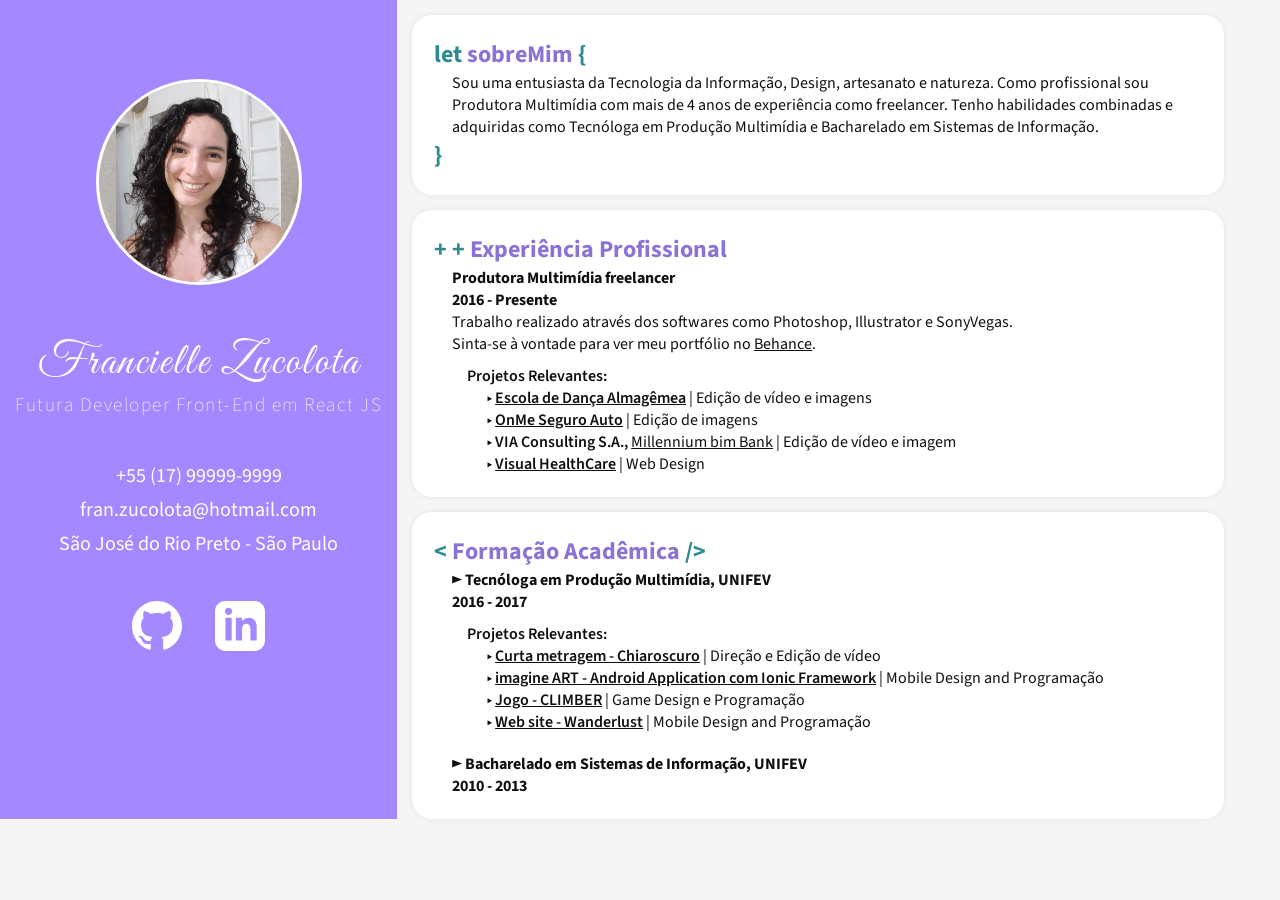
<file: index.html>
<!DOCTYPE html>
<html lang="pt">

<head>
   <meta charset="UTF-8">
   <title>Francielle Zucolota Curriculum</title>
   <link href="./main.css" rel="stylesheet">

   <!--fonts-->
   <link rel="preconnect" href="https://fonts.googleapis.com">
   <link rel="preconnect" href="https://fonts.gstatic.com" crossorigin>
   <link href="https://fonts.googleapis.com/css2?family=Great+Vibes&display=swap" rel="stylesheet">
   <link href="https://fonts.googleapis.com/css2?family=Source+Sans+Pro:wght@200;400&display=swap"
      rel="stylesheet">
</head>

<body>

   <!--======================================== left content ========================================-->
   <header>
      <img class="fotoFran" src="./Fran2020.jpg" alt="Foto de Francielle Zucolota">
      <h1>Francielle Zucolota</h1>
      <h2>Futura Developer Front-End em React JS</h2>
      <ul>
         <li>+55 (17) 99999-9999</li>
         <li>fran.zucolota@hotmail.com</li>
         <li>São José do Rio Preto - São Paulo</li>
      </ul>
      <div>
         <a href="https://www.github.com/franzitaz" target="_blank">
            <svg xmlns="http://www.w3.org/2000/svg" width="50" height="50" viewBox="0 0 24 24">
               <path
                  d="M12 0c-6.626 0-12 5.373-12 12 0 5.302 3.438 9.8 8.207 11.387.599.111.793-.261.793-.577v-2.234c-3.338.726-4.033-1.416-4.033-1.416-.546-1.387-1.333-1.756-1.333-1.756-1.089-.745.083-.729.083-.729 1.205.084 1.839 1.237 1.839 1.237 1.07 1.834 2.807 1.304 3.492.997.107-.775.418-1.305.762-1.604-2.665-.305-5.467-1.334-5.467-5.931 0-1.311.469-2.381 1.236-3.221-.124-.303-.535-1.524.117-3.176 0 0 1.008-.322 3.301 1.23.957-.266 1.983-.399 3.003-.404 1.02.005 2.047.138 3.006.404 2.291-1.552 3.297-1.23 3.297-1.23.653 1.653.242 2.874.118 3.176.77.84 1.235 1.911 1.235 3.221 0 4.609-2.807 5.624-5.479 5.921.43.372.823 1.102.823 2.222v3.293c0 .319.192.694.801.576 4.765-1.589 8.199-6.086 8.199-11.386 0-6.627-5.373-12-12-12z" />
            </svg>
         </a>
         <a href="https://www.linkedin.com/in/fzucolota/" target="_blank">
            <svg xmlns="http://www.w3.org/2000/svg" width="50" height="50" viewBox="0 0 24 24">
               <path
                  d="M19 0h-14c-2.761 0-5 2.239-5 5v14c0 2.761 2.239 5 5 5h14c2.762 0 5-2.239 5-5v-14c0-2.761-2.238-5-5-5zm-11 19h-3v-11h3v11zm-1.5-12.268c-.966 0-1.75-.79-1.75-1.764s.784-1.764 1.75-1.764 1.75.79 1.75 1.764-.783 1.764-1.75 1.764zm13.5 12.268h-3v-5.604c0-3.368-4-3.113-4 0v5.604h-3v-11h3v1.765c1.396-2.586 7-2.777 7 2.476v6.759z" />
            </svg>
         </a>
      </div>
   </header>


   <!--======================================== right content ========================================-->
   <article>
      <!--========== 1º card: sobre mim ==========-->
      <section class="card">
         <h2><span>let</span> sobreMim <span>{</span></h2>
         <p class="leftSpace">Sou uma entusiasta da Tecnologia da Informação, Design, artesanato e
            natureza. Como
            profissional
            sou Produtora Multimídia com mais de 4 anos de experiência como freelancer. Tenho
            habilidades combinadas e adquiridas como Tecnóloga em Produção Multimídia e Bacharelado
            em Sistemas de Informação.<br>
         </p>
         <h2><span>}</span></h2>
      </section>

      <!--========== 2º card: formação acadêmica ==========-->
      <section class="card">
         <h2><span>+ +</span> Experiência Profissional</h2>
         <div class="leftSpace">
            <h3>Produtora Multimídia <span>freelancer</span></h3>
            <h4>2016 - Presente</h4>
            <p>Trabalho realizado através dos softwares como Photoshop, Illustrator e SonyVegas.
               <br>
               Sinta-se à vontade para ver meu portfólio no <a
                  href="https://www.behance.net/fzucolota">Behance</a>.
            </p>

            <dl>
               <dt>Projetos Relevantes:</dt>
                  <dd>
                     <span>▸ <a href="http://bit.ly/2JyaDXE" target="_blank">Escola de Dança Almagêmea</a></span> | Edição de vídeo e imagens
                  </dd>
                  <dd>
                     <span>▸ <a href="https://bit.ly/3KAIoFA" target="_blank">OnMe Seguro Auto</a></span> | Edição de imagens
                  </dd>
                  <dd>
                     <span>▸ VIA Consulting S.A., </span><a href="https://bit.ly/34F1aMR" target="_blank">Millennium bim Bank</a> | Edição de vídeo e imagem
                  </dd>
                  <dd>
                     <span>▸ <a href="https://www.instantmedical.com.br/" target="_blank">Visual HealthCare</a></span> | Web Design
                  </dd>
            </dl>
         </div>
      </section>

      <!--========== 3º card: formação acadêmica ==========-->
      <section class="card">
         <h2><span><</span> Formação Acadêmica <span>/></span></h2>
         <div class="leftSpace">
            <h3>► Tecnóloga em Produção Multimídia, <span>UNIFEV</span></h3>
            <h4>2016 - 2017</h4>

            <dl>
               <dt>Projetos Relevantes:</dt>
                  <dd>
                     <span>▸
                     <a href="http://bit.ly/2NRaofP" target="_blank">Curta metragem - Chiaroscuro</a></span> | Direção e
                     Edição de vídeo
                  </dd>
                  <dd>
                     <span>▸
                     <a href="https://franzitaz.github.io/imagine-art/" target="_blank">imagine ART - Android Application com Ionic Framework</a></span> | Mobile Design and Programação
                  </dd>
                  <dd>
                     <span>▸
                     <a href="http://bit.ly/2G7Pgvu" target="_blank">Jogo - CLIMBER</a></span> | Game Design e
                        Programação
                  </dd>
                  <dd>
                     <span>▸
                     <a href="https://franzitaz.github.io/wanderlust-web/#!/" target="_blank">Web site - Wanderlust</a></span> | Mobile Design and Programação
                  </dd>
            </dl>

               <h3 class="topSpace">► Bacharelado em Sistemas de Informação, <span>UNIFEV</span>
               </h3>
               <h4>2010 - 2013</h4>
         </div>
      </section>
   </article>
</body>

</html>
</file>
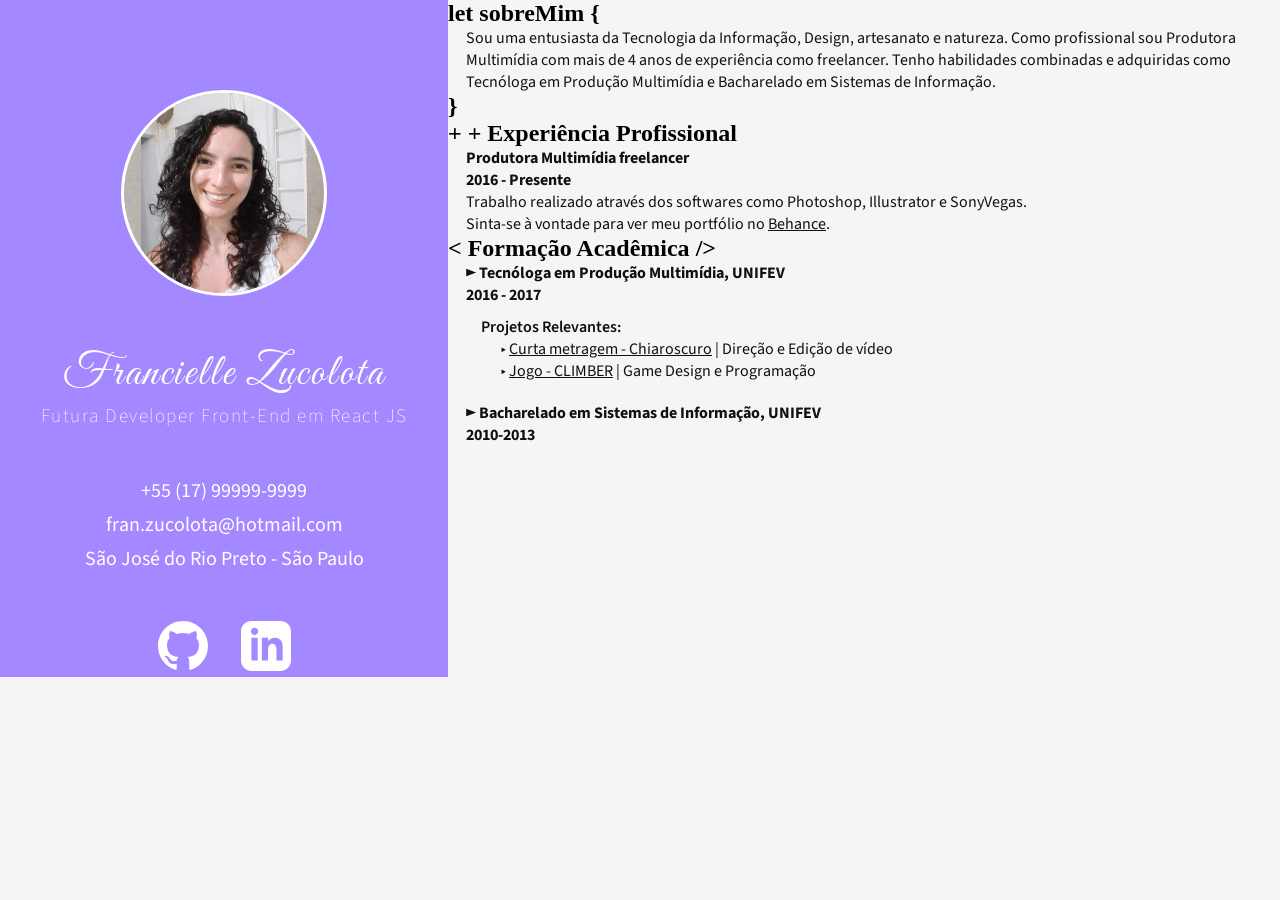
<file: mini-curriculo.html>
<!DOCTYPE html>
<html lang="pt">

<head>
   <meta charset="UTF-8">
   <title>Francielle Zucolota Curriculum</title>
   <link href="./main.css" rel="stylesheet">

   <!--fonts-->
   <link rel="preconnect" href="https://fonts.googleapis.com">
   <link rel="preconnect" href="https://fonts.gstatic.com" crossorigin>
   <link href="https://fonts.googleapis.com/css2?family=Great+Vibes&display=swap" rel="stylesheet">
   <link href="https://fonts.googleapis.com/css2?family=Source+Sans+Pro:wght@200;400&display=swap"
      rel="stylesheet">
</head>

<body>

   <!--======================================== left content ========================================-->
   <header>
      <img class="fotoFran" src="./Fran2020.jpg" alt="Foto de Francielle Zucolota">
      <h1>Francielle Zucolota</h1>
      <h2>Futura Developer Front-End em React JS</h2>
      <ul>
         <li>+55 (17) 99999-9999</li>
         <li>fran.zucolota@hotmail.com</li>
         <li>São José do Rio Preto - São Paulo</li>
      </ul>
      <div>
         <a href="https://www.github.com/franzitaz">
            <svg xmlns="http://www.w3.org/2000/svg" width="50" height="50" viewBox="0 0 24 24">
               <path
                  d="M12 0c-6.626 0-12 5.373-12 12 0 5.302 3.438 9.8 8.207 11.387.599.111.793-.261.793-.577v-2.234c-3.338.726-4.033-1.416-4.033-1.416-.546-1.387-1.333-1.756-1.333-1.756-1.089-.745.083-.729.083-.729 1.205.084 1.839 1.237 1.839 1.237 1.07 1.834 2.807 1.304 3.492.997.107-.775.418-1.305.762-1.604-2.665-.305-5.467-1.334-5.467-5.931 0-1.311.469-2.381 1.236-3.221-.124-.303-.535-1.524.117-3.176 0 0 1.008-.322 3.301 1.23.957-.266 1.983-.399 3.003-.404 1.02.005 2.047.138 3.006.404 2.291-1.552 3.297-1.23 3.297-1.23.653 1.653.242 2.874.118 3.176.77.84 1.235 1.911 1.235 3.221 0 4.609-2.807 5.624-5.479 5.921.43.372.823 1.102.823 2.222v3.293c0 .319.192.694.801.576 4.765-1.589 8.199-6.086 8.199-11.386 0-6.627-5.373-12-12-12z" />
            </svg>
         </a>
         <a href="https://www.linkedin.com/in/fzucolota/">
            <svg xmlns="http://www.w3.org/2000/svg" width="50" height="50" viewBox="0 0 24 24">
               <path
                  d="M19 0h-14c-2.761 0-5 2.239-5 5v14c0 2.761 2.239 5 5 5h14c2.762 0 5-2.239 5-5v-14c0-2.761-2.238-5-5-5zm-11 19h-3v-11h3v11zm-1.5-12.268c-.966 0-1.75-.79-1.75-1.764s.784-1.764 1.75-1.764 1.75.79 1.75 1.764-.783 1.764-1.75 1.764zm13.5 12.268h-3v-5.604c0-3.368-4-3.113-4 0v5.604h-3v-11h3v1.765c1.396-2.586 7-2.777 7 2.476v6.759z" />
            </svg>
         </a>
      </div>
   </header>


   <!--======================================== right content ========================================-->
   <article>
      <!--========== 1º card: sobre mim ==========-->
      <section class="sobreMim">
         <h2><span>let</span> sobreMim <span>{</span></h2>
         <p class="leftSpace">Sou uma entusiasta da Tecnologia da Informação, Design, artesanato e
            natureza. Como
            profissional
            sou Produtora Multimídia com mais de 4 anos de experiência como freelancer. Tenho
            habilidades combinadas e adquiridas como Tecnóloga em Produção Multimídia e Bacharelado
            em Sistemas de Informação.<br>
         </p>
         <h2><span>}</span></h2>
      </section>

      <!--========== 3º card: formação acadêmica ==========-->
      <section class="experienciaPro">
         <h2><span>+ +</span> Experiência Profissional</h2>
         <div class="leftSpace">
            <h3>Produtora Multimídia <span>freelancer</span></h3>
            <h4>2016 - Presente</h4>
            <p>Trabalho realizado através dos softwares como Photoshop, Illustrator e SonyVegas.<br>
               Sinta-se à vontade para ver meu portfólio no <a
                  href="https://www.behance.net/fzucolota">Behance</a>.

            </p>
         </div>
      </section>

      <!--========== 3º card: formação acadêmica ==========-->
      <section class="formacaoAca">
         <h2><span><</span> Formação Acadêmica <span>/></span></h2>
         <div class="leftSpace">
            <h3>► Tecnóloga em Produção Multimídia, <span>UNIFEV</span></h3>
            <h4>2016 - 2017</h4>

            <dl>
               <dt>Projetos Relevantes:</dt>
                  <dd>▸
                     <a href="http://bit.ly/2NRaofP">Curta metragem - Chiaroscuro</a> | Direção e
                     Edição de vídeo
                  </dd>
                  <dd>▸
                     <a href="http://bit.ly/2G7Pgvu">Jogo - CLIMBER</a> | Game Design e
                        Programação
                  </dd>
            </dl>

               <h3 class="topSpace">► Bacharelado em Sistemas de Informação, <span>UNIFEV</span>
               </h3>
               <h4>2010-2013</h4>
         </div>
      </section>
   </article>
</body>

</html>
</file>
<file: main.css>
* {
    margin: 0;
    padding: 0;
}

body {
    background: rgb(245, 245, 245);
    /*background-color: #1E1E1E;*/
    display: inline-flex;
}

.fontWeight {
    font-weight: 400;
}

a, p, h3, h4  {
    color: #111011;
    font-family: 'Source Sans Pro', sans-serif;
    font-size: 1em;
}

ul {
    list-style: none;
}

/*==================== left content ====================*/
header {
    background-color: #a488ff;
    color: white;
    width: 35%;

    display: flex;
    flex-direction: column;
    align-items: center;
}

.fotoFran {
    height: 200px;
    width: 200px;
    margin: 20% 20% 50px 20%;
    
    border: 3px solid white;
    border-radius: 50%;
    background-image: url("./Fran2020.jpg");
    object-fit: contain;
}

header h1 {
    font-family: 'Great Vibes', cursive;
    font-size: 2.8em;
    font-weight: 100;
    letter-spacing: 2px;
}

header h2 {
    font-family: 'Source Sans Pro', sans-serif;
    font-size: 1.2em;
    font-weight: 100;
    letter-spacing: 1.5px;
}

header ul {
    font-family: 'Source Sans Pro', sans-serif;
    font-size: 20px;
    margin: 10% 10% 10% 10%;
    
    display: flex;
    flex-direction: column;
    align-items: center;
}

header li {
    padding: 3px;
}

header div a {
    margin: 15px 15px;
    fill:white;
    text-decoration: none;
}


/*======================================== right content ========================================*/
article {
    width: 65%;
}

.leftSpace {
    margin: 0 0 0 18px;
}

/*========== cards style ==========*/
.card {
    height: auto;
    width: 60vw;
    margin: 2% 0 0 2%;
    padding: 3%;

    background-color: white;
    border-radius: 20px;
    box-shadow: 0px 0px 5px #e3e3e3;
}

.card h2 {
    /*color: #2b8b8f;*/
    color: #8a73d4;
    font-family: 'Source Sans Pro', sans-serif;
}

.card h2 span {
    /*color: #8a73d4;*/
    color: #2b8b8f;
}

.card dd span {
    font-weight: 600;
}


/*========== 3º card: formação acadêmica ==========*/
dl {
    color: #111011;
    font-family: 'Source Sans Pro', sans-serif;
    margin: 0 0 0 15px;
}

dt {
    margin: 10px 0 0 0;
    font-weight: 600;
}

dd {
    margin: 0 0 0 20px;
}

.topSpace {
    margin: 20px 0 0 0;
}
</file>
